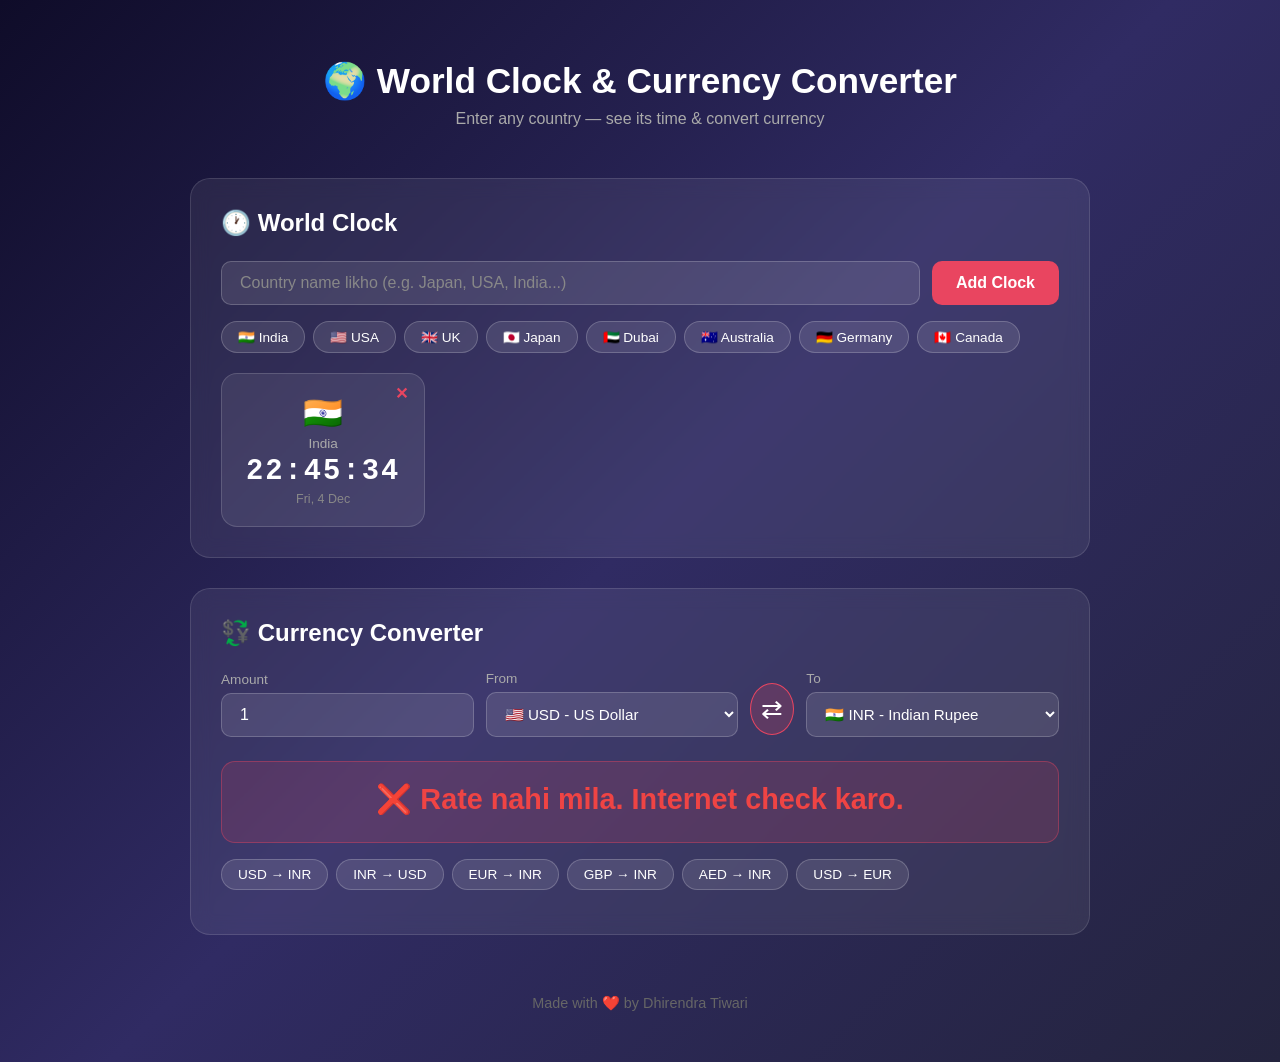
<file: clock-currency/index.html>
<!DOCTYPE html>
<html lang="en">
<head>
  <meta charset="UTF-8"/>
  <meta name="viewport" content="width=device-width, initial-scale=1.0"/>
  <title>World Clock & Currency Converter</title>
  <link rel="stylesheet" href="style.css"/>
</head>
<body>

  <header>
    <h1>🌍 World Clock & Currency Converter</h1>
    <p>Enter any country — see its time & convert currency</p>
  </header>

  <!-- ══════════ WORLD CLOCK ══════════ -->
  <section class="card" id="clock-section">
    <h2>🕐 World Clock</h2>

    <div class="input-row">
      <input type="text" id="countryInput" placeholder="Country name likhо (e.g. Japan, USA, India...)" />
      <button onclick="addClock()">Add Clock</button>
    </div>

    <!-- Quick buttons -->
    <div class="quick-btns">
      <button class="quick" onclick="quickAdd('India','Asia/Kolkata','🇮🇳')">🇮🇳 India</button>
      <button class="quick" onclick="quickAdd('USA','America/New_York','🇺🇸')">🇺🇸 USA</button>
      <button class="quick" onclick="quickAdd('UK','Europe/London','🇬🇧')">🇬🇧 UK</button>
      <button class="quick" onclick="quickAdd('Japan','Asia/Tokyo','🇯🇵')">🇯🇵 Japan</button>
      <button class="quick" onclick="quickAdd('Dubai','Asia/Dubai','🇦🇪')">🇦🇪 Dubai</button>
      <button class="quick" onclick="quickAdd('Australia','Australia/Sydney','🇦🇺')">🇦🇺 Australia</button>
      <button class="quick" onclick="quickAdd('Germany','Europe/Berlin','🇩🇪')">🇩🇪 Germany</button>
      <button class="quick" onclick="quickAdd('Canada','America/Toronto','🇨🇦')">🇨🇦 Canada</button>
    </div>

    <div id="clocks-container"></div>
  </section>

  <!-- ══════════ CURRENCY CONVERTER ══════════ -->
  <section class="card" id="currency-section">
    <h2>💱 Currency Converter</h2>

    <div class="converter-grid">
      <div class="input-group">
        <label>Amount</label>
        <input type="number" id="amount" value="1" min="0" oninput="convert()"/>
      </div>
      <div class="input-group">
        <label>From</label>
        <select id="fromCurr" onchange="convert()">
          <option value="INR">🇮🇳 INR - Indian Rupee</option>
          <option value="USD" selected>🇺🇸 USD - US Dollar</option>
          <option value="EUR">🇪🇺 EUR - Euro</option>
          <option value="GBP">🇬🇧 GBP - British Pound</option>
          <option value="JPY">🇯🇵 JPY - Japanese Yen</option>
          <option value="AED">🇦🇪 AED - UAE Dirham</option>
          <option value="AUD">🇦🇺 AUD - Australian Dollar</option>
          <option value="CAD">🇨🇦 CAD - Canadian Dollar</option>
          <option value="SGD">🇸🇬 SGD - Singapore Dollar</option>
          <option value="CHF">🇨🇭 CHF - Swiss Franc</option>
          <option value="CNY">🇨🇳 CNY - Chinese Yuan</option>
          <option value="SAR">🇸🇦 SAR - Saudi Riyal</option>
        </select>
      </div>
      <div class="swap-btn" onclick="swapCurrency()">⇄</div>
      <div class="input-group">
        <label>To</label>
        <select id="toCurr" onchange="convert()">
          <option value="INR" selected>🇮🇳 INR - Indian Rupee</option>
          <option value="USD">🇺🇸 USD - US Dollar</option>
          <option value="EUR">🇪🇺 EUR - Euro</option>
          <option value="GBP">🇬🇧 GBP - British Pound</option>
          <option value="JPY">🇯🇵 JPY - Japanese Yen</option>
          <option value="AED">🇦🇪 AED - UAE Dirham</option>
          <option value="AUD">🇦🇺 AUD - Australian Dollar</option>
          <option value="CAD">🇨🇦 CAD - Canadian Dollar</option>
          <option value="SGD">🇸🇬 SGD - Singapore Dollar</option>
          <option value="CHF">🇨🇭 CHF - Swiss Franc</option>
          <option value="CNY">🇨🇳 CNY - Chinese Yuan</option>
          <option value="SAR">🇸🇦 SAR - Saudi Riyal</option>
        </select>
      </div>
    </div>

    <div id="result-box">
      <div id="result-text">Converting...</div>
      <div id="rate-info"></div>
    </div>

    <!-- Quick conversions -->
    <div class="quick-btns">
      <button class="quick" onclick="quickConvert('USD','INR')">USD → INR</button>
      <button class="quick" onclick="quickConvert('INR','USD')">INR → USD</button>
      <button class="quick" onclick="quickConvert('EUR','INR')">EUR → INR</button>
      <button class="quick" onclick="quickConvert('GBP','INR')">GBP → INR</button>
      <button class="quick" onclick="quickConvert('AED','INR')">AED → INR</button>
      <button class="quick" onclick="quickConvert('USD','EUR')">USD → EUR</button>
    </div>
  </section>

  <footer>Made with ❤️ by Dhirendra Tiwari</footer>

  <script src="script.js"></script>
</body>
</html>
</file>
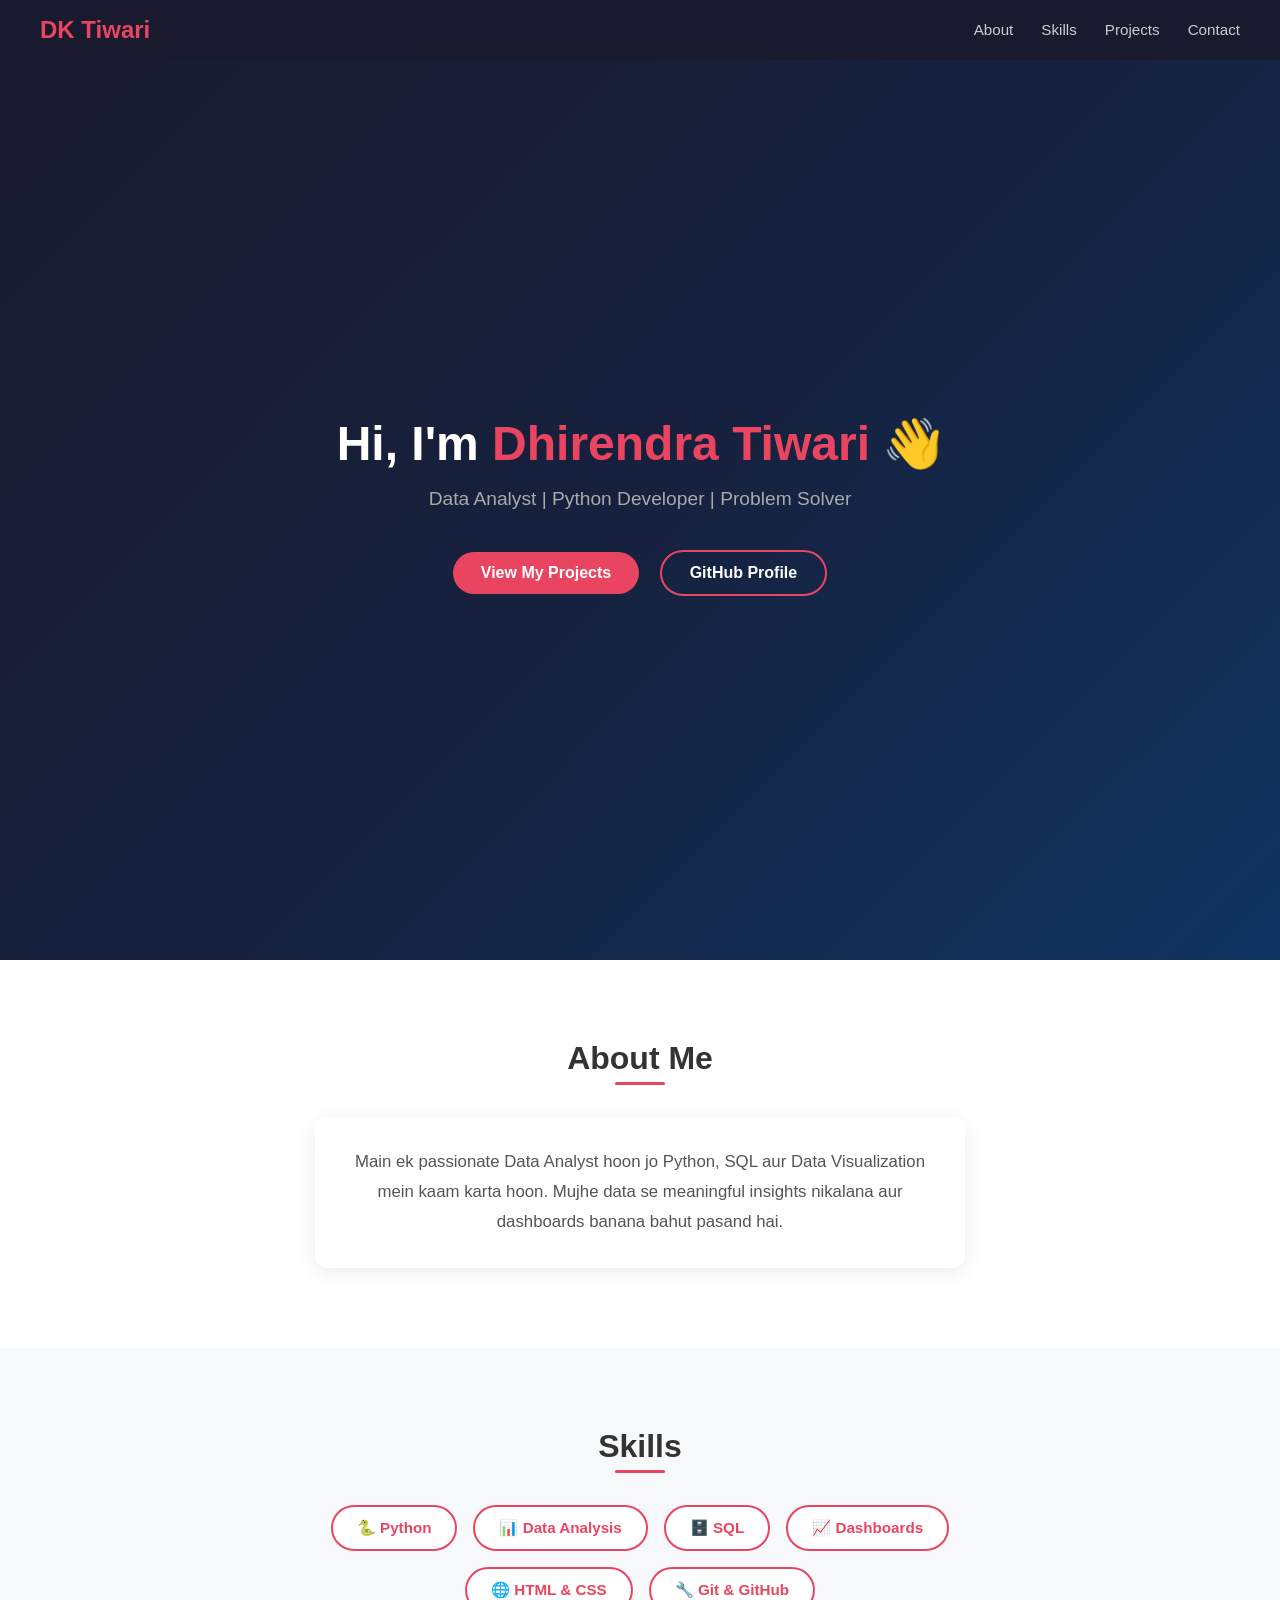
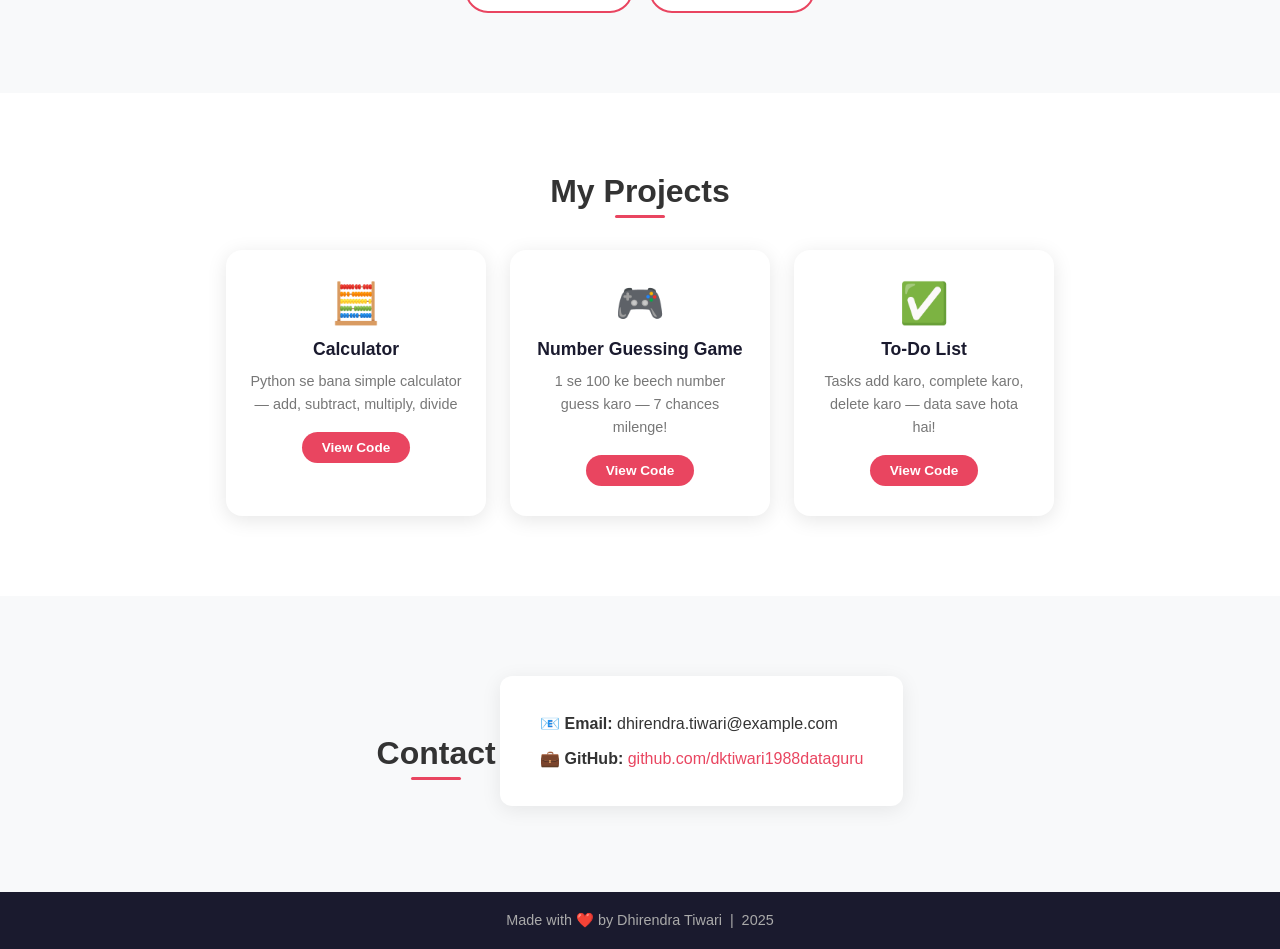
<file: website/index.html>
<!DOCTYPE html>
<html lang="en">
<head>
  <meta charset="UTF-8" />
  <meta name="viewport" content="width=device-width, initial-scale=1.0"/>
  <title>Dhirendra Tiwari | Portfolio</title>
  <link rel="stylesheet" href="style.css" />
</head>
<body>

  <!-- NAVBAR -->
  <nav>
    <div class="logo">DK Tiwari</div>
    <ul>
      <li><a href="#about">About</a></li>
      <li><a href="#skills">Skills</a></li>
      <li><a href="#projects">Projects</a></li>
      <li><a href="#contact">Contact</a></li>
    </ul>
  </nav>

  <!-- HERO -->
  <section class="hero">
    <div class="hero-content">
      <h1>Hi, I'm <span>Dhirendra Tiwari</span> 👋</h1>
      <p>Data Analyst | Python Developer | Problem Solver</p>
      <a href="#projects" class="btn">View My Projects</a>
      <a href="https://github.com/dktiwari1988dataguru" target="_blank" class="btn btn-outline">GitHub Profile</a>
    </div>
  </section>

  <!-- ABOUT -->
  <section id="about" class="section">
    <h2>About Me</h2>
    <div class="about-card">
      <p>
        Main ek passionate Data Analyst hoon jo Python, SQL aur Data Visualization mein kaam karta hoon.
        Mujhe data se meaningful insights nikalana aur dashboards banana bahut pasand hai.
      </p>
    </div>
  </section>

  <!-- SKILLS -->
  <section id="skills" class="section dark">
    <h2>Skills</h2>
    <div class="skills-grid">
      <div class="skill-card">🐍 Python</div>
      <div class="skill-card">📊 Data Analysis</div>
      <div class="skill-card">🗄️ SQL</div>
      <div class="skill-card">📈 Dashboards</div>
      <div class="skill-card">🌐 HTML & CSS</div>
      <div class="skill-card">🔧 Git & GitHub</div>
    </div>
  </section>

  <!-- PROJECTS -->
  <section id="projects" class="section">
    <h2>My Projects</h2>
    <div class="projects-grid">
      <div class="project-card">
        <div class="project-icon">🧮</div>
        <h3>Calculator</h3>
        <p>Python se bana simple calculator — add, subtract, multiply, divide</p>
        <a href="https://github.com/dktiwari1988dataguru/my-first-project/blob/master/calculator.py" target="_blank" class="btn-small">View Code</a>
      </div>
      <div class="project-card">
        <div class="project-icon">🎮</div>
        <h3>Number Guessing Game</h3>
        <p>1 se 100 ke beech number guess karo — 7 chances milenge!</p>
        <a href="https://github.com/dktiwari1988dataguru/my-first-project/blob/master/number_guess.py" target="_blank" class="btn-small">View Code</a>
      </div>
      <div class="project-card">
        <div class="project-icon">✅</div>
        <h3>To-Do List</h3>
        <p>Tasks add karo, complete karo, delete karo — data save hota hai!</p>
        <a href="https://github.com/dktiwari1988dataguru/my-first-project/blob/master/todo_list.py" target="_blank" class="btn-small">View Code</a>
      </div>
    </div>
  </section>

  <!-- CONTACT -->
  <section id="contact" class="section dark">
    <h2>Contact</h2>
    <div class="contact-box">
      <p>📧 <strong>Email:</strong> dhirendra.tiwari@example.com</p>
      <p>💼 <strong>GitHub:</strong> <a href="https://github.com/dktiwari1988dataguru" target="_blank">github.com/dktiwari1988dataguru</a></p>
    </div>
  </section>

  <!-- FOOTER -->
  <footer>
    <p>Made with ❤️ by Dhirendra Tiwari &nbsp;|&nbsp; 2025</p>
  </footer>

  <script src="script.js"></script>
</body>
</html>
</file>
<file: clock-currency/style.css>
* { margin: 0; padding: 0; box-sizing: border-box; }

body {
  font-family: 'Segoe UI', sans-serif;
  background: linear-gradient(135deg, #0f0c29, #302b63, #24243e);
  min-height: 100vh;
  color: #fff;
  padding: 20px;
}

header {
  text-align: center;
  padding: 40px 20px 20px;
}
header h1 { font-size: 2.2rem; margin-bottom: 8px; }
header p { color: #aaa; font-size: 1rem; }

/* CARDS */
.card {
  background: rgba(255,255,255,0.07);
  backdrop-filter: blur(10px);
  border: 1px solid rgba(255,255,255,0.12);
  border-radius: 20px;
  padding: 30px;
  max-width: 900px;
  margin: 30px auto;
}
.card h2 { font-size: 1.5rem; margin-bottom: 24px; }

/* INPUT ROW */
.input-row {
  display: flex;
  gap: 12px;
  margin-bottom: 16px;
}
input[type="text"], input[type="number"] {
  flex: 1;
  padding: 12px 18px;
  border-radius: 10px;
  border: 1px solid rgba(255,255,255,0.2);
  background: rgba(255,255,255,0.1);
  color: #fff;
  font-size: 1rem;
  outline: none;
  transition: border 0.3s;
}
input:focus { border-color: #e94560; }
input::placeholder { color: #888; }

button {
  padding: 12px 24px;
  background: #e94560;
  color: #fff;
  border: none;
  border-radius: 10px;
  font-size: 1rem;
  font-weight: 600;
  cursor: pointer;
  transition: transform 0.2s, opacity 0.2s;
}
button:hover { transform: translateY(-2px); opacity: 0.9; }

/* QUICK BUTTONS */
.quick-btns {
  display: flex;
  flex-wrap: wrap;
  gap: 8px;
  margin: 14px 0;
}
.quick {
  padding: 7px 16px;
  background: rgba(255,255,255,0.1);
  border: 1px solid rgba(255,255,255,0.2);
  border-radius: 20px;
  font-size: 0.85rem;
  font-weight: 500;
}
.quick:hover { background: rgba(233,69,96,0.5); border-color: #e94560; }

/* CLOCK CARDS */
#clocks-container {
  display: flex;
  flex-wrap: wrap;
  gap: 16px;
  margin-top: 20px;
}
.clock-card {
  background: rgba(255,255,255,0.08);
  border: 1px solid rgba(255,255,255,0.15);
  border-radius: 16px;
  padding: 20px 24px;
  min-width: 180px;
  text-align: center;
  position: relative;
  animation: fadeIn 0.4s ease;
}
@keyframes fadeIn { from { opacity:0; transform:scale(0.9); } to { opacity:1; transform:scale(1); } }

.clock-card .flag { font-size: 2rem; }
.clock-card .city { font-size: 0.85rem; color: #aaa; margin: 4px 0; }
.clock-card .time {
  font-size: 1.8rem;
  font-weight: 700;
  color: #fff;
  letter-spacing: 2px;
  font-family: 'Courier New', monospace;
}
.clock-card .date { font-size: 0.78rem; color: #888; margin-top: 4px; }
.clock-card .remove {
  position: absolute;
  top: 8px; right: 10px;
  background: transparent;
  border: none;
  color: #e94560;
  font-size: 1rem;
  padding: 2px 6px;
  cursor: pointer;
}
.clock-card .remove:hover { transform: scale(1.3); }

/* CURRENCY CONVERTER */
.converter-grid {
  display: flex;
  align-items: flex-end;
  gap: 12px;
  flex-wrap: wrap;
}
.input-group {
  display: flex;
  flex-direction: column;
  gap: 6px;
  flex: 1;
  min-width: 140px;
}
.input-group label { font-size: 0.85rem; color: #aaa; }
select {
  padding: 12px 14px;
  border-radius: 10px;
  border: 1px solid rgba(255,255,255,0.2);
  background: rgba(255,255,255,0.1);
  color: #fff;
  font-size: 0.95rem;
  outline: none;
  cursor: pointer;
}
select option { background: #302b63; color: #fff; }

.swap-btn {
  font-size: 1.6rem;
  cursor: pointer;
  padding: 10px;
  border-radius: 50%;
  background: rgba(233,69,96,0.2);
  border: 1px solid #e94560;
  text-align: center;
  transition: transform 0.3s;
  margin-bottom: 2px;
}
.swap-btn:hover { transform: rotate(180deg); background: #e94560; }

#result-box {
  margin: 24px 0 16px;
  background: rgba(233,69,96,0.15);
  border: 1px solid rgba(233,69,96,0.4);
  border-radius: 14px;
  padding: 20px 24px;
  text-align: center;
}
#result-text {
  font-size: 1.8rem;
  font-weight: 700;
  color: #fff;
}
#rate-info {
  font-size: 0.85rem;
  color: #aaa;
  margin-top: 6px;
}

.loading { color: #f59e0b; }
.error { color: #ef4444; }

footer {
  text-align: center;
  padding: 30px;
  color: #666;
  font-size: 0.9rem;
}

@media (max-width: 600px) {
  header h1 { font-size: 1.5rem; }
  .converter-grid { flex-direction: column; }
  .swap-btn { transform: rotate(90deg); width: 44px; margin: 0 auto; }
}
</file>
<file: website/style.css>
* { margin: 0; padding: 0; box-sizing: border-box; }

body {
  font-family: 'Segoe UI', sans-serif;
  color: #333;
  scroll-behavior: smooth;
}

/* NAVBAR */
nav {
  display: flex;
  justify-content: space-between;
  align-items: center;
  padding: 16px 40px;
  background: #1a1a2e;
  position: sticky;
  top: 0;
  z-index: 100;
}
.logo {
  color: #e94560;
  font-size: 1.5rem;
  font-weight: 700;
}
nav ul { list-style: none; display: flex; gap: 28px; }
nav ul a {
  color: #ccc;
  text-decoration: none;
  font-size: 0.95rem;
  transition: color 0.3s;
}
nav ul a:hover { color: #e94560; }

/* HERO */
.hero {
  min-height: 100vh;
  background: linear-gradient(135deg, #1a1a2e, #16213e, #0f3460);
  display: flex;
  align-items: center;
  justify-content: center;
  text-align: center;
  padding: 40px;
}
.hero-content h1 {
  font-size: 3rem;
  color: #fff;
  margin-bottom: 16px;
}
.hero-content h1 span { color: #e94560; }
.hero-content p {
  font-size: 1.2rem;
  color: #aaa;
  margin-bottom: 32px;
}
.btn {
  display: inline-block;
  padding: 12px 28px;
  background: #e94560;
  color: #fff;
  border-radius: 30px;
  text-decoration: none;
  margin: 8px;
  font-weight: 600;
  transition: transform 0.2s, box-shadow 0.2s;
}
.btn:hover { transform: translateY(-3px); box-shadow: 0 8px 20px rgba(233,69,96,0.4); }
.btn-outline {
  background: transparent;
  border: 2px solid #e94560;
}

/* SECTIONS */
.section { padding: 80px 40px; text-align: center; }
.section.dark { background: #f8f9fa; }
.section h2 {
  font-size: 2rem;
  margin-bottom: 40px;
  position: relative;
  display: inline-block;
}
.section h2::after {
  content: '';
  position: absolute;
  bottom: -8px;
  left: 50%;
  transform: translateX(-50%);
  width: 50px;
  height: 3px;
  background: #e94560;
  border-radius: 2px;
}

/* ABOUT */
.about-card {
  max-width: 650px;
  margin: 0 auto;
  background: #fff;
  border-radius: 12px;
  padding: 30px;
  box-shadow: 0 4px 20px rgba(0,0,0,0.08);
  font-size: 1.05rem;
  line-height: 1.8;
  color: #555;
}

/* SKILLS */
.skills-grid {
  display: flex;
  flex-wrap: wrap;
  gap: 16px;
  justify-content: center;
  max-width: 700px;
  margin: 0 auto;
}
.skill-card {
  background: #fff;
  border: 2px solid #e94560;
  color: #e94560;
  padding: 12px 24px;
  border-radius: 30px;
  font-weight: 600;
  font-size: 0.95rem;
  transition: all 0.3s;
}
.skill-card:hover {
  background: #e94560;
  color: #fff;
  transform: scale(1.05);
}

/* PROJECTS */
.projects-grid {
  display: flex;
  flex-wrap: wrap;
  gap: 24px;
  justify-content: center;
}
.project-card {
  background: #fff;
  border-radius: 16px;
  padding: 30px 24px;
  width: 260px;
  box-shadow: 0 4px 20px rgba(0,0,0,0.1);
  transition: transform 0.3s;
}
.project-card:hover { transform: translateY(-8px); }
.project-icon { font-size: 2.5rem; margin-bottom: 12px; }
.project-card h3 { font-size: 1.1rem; margin-bottom: 10px; color: #1a1a2e; }
.project-card p { font-size: 0.9rem; color: #777; margin-bottom: 16px; line-height: 1.6; }
.btn-small {
  display: inline-block;
  padding: 8px 20px;
  background: #e94560;
  color: #fff;
  border-radius: 20px;
  text-decoration: none;
  font-size: 0.85rem;
  font-weight: 600;
  transition: opacity 0.2s;
}
.btn-small:hover { opacity: 0.85; }

/* CONTACT */
.contact-box {
  background: #fff;
  border-radius: 12px;
  padding: 30px 40px;
  display: inline-block;
  box-shadow: 0 4px 20px rgba(0,0,0,0.08);
  text-align: left;
  line-height: 2.2;
}
.contact-box a { color: #e94560; text-decoration: none; }
.contact-box a:hover { text-decoration: underline; }

/* FOOTER */
footer {
  background: #1a1a2e;
  color: #aaa;
  text-align: center;
  padding: 20px;
  font-size: 0.9rem;
}
</file>
